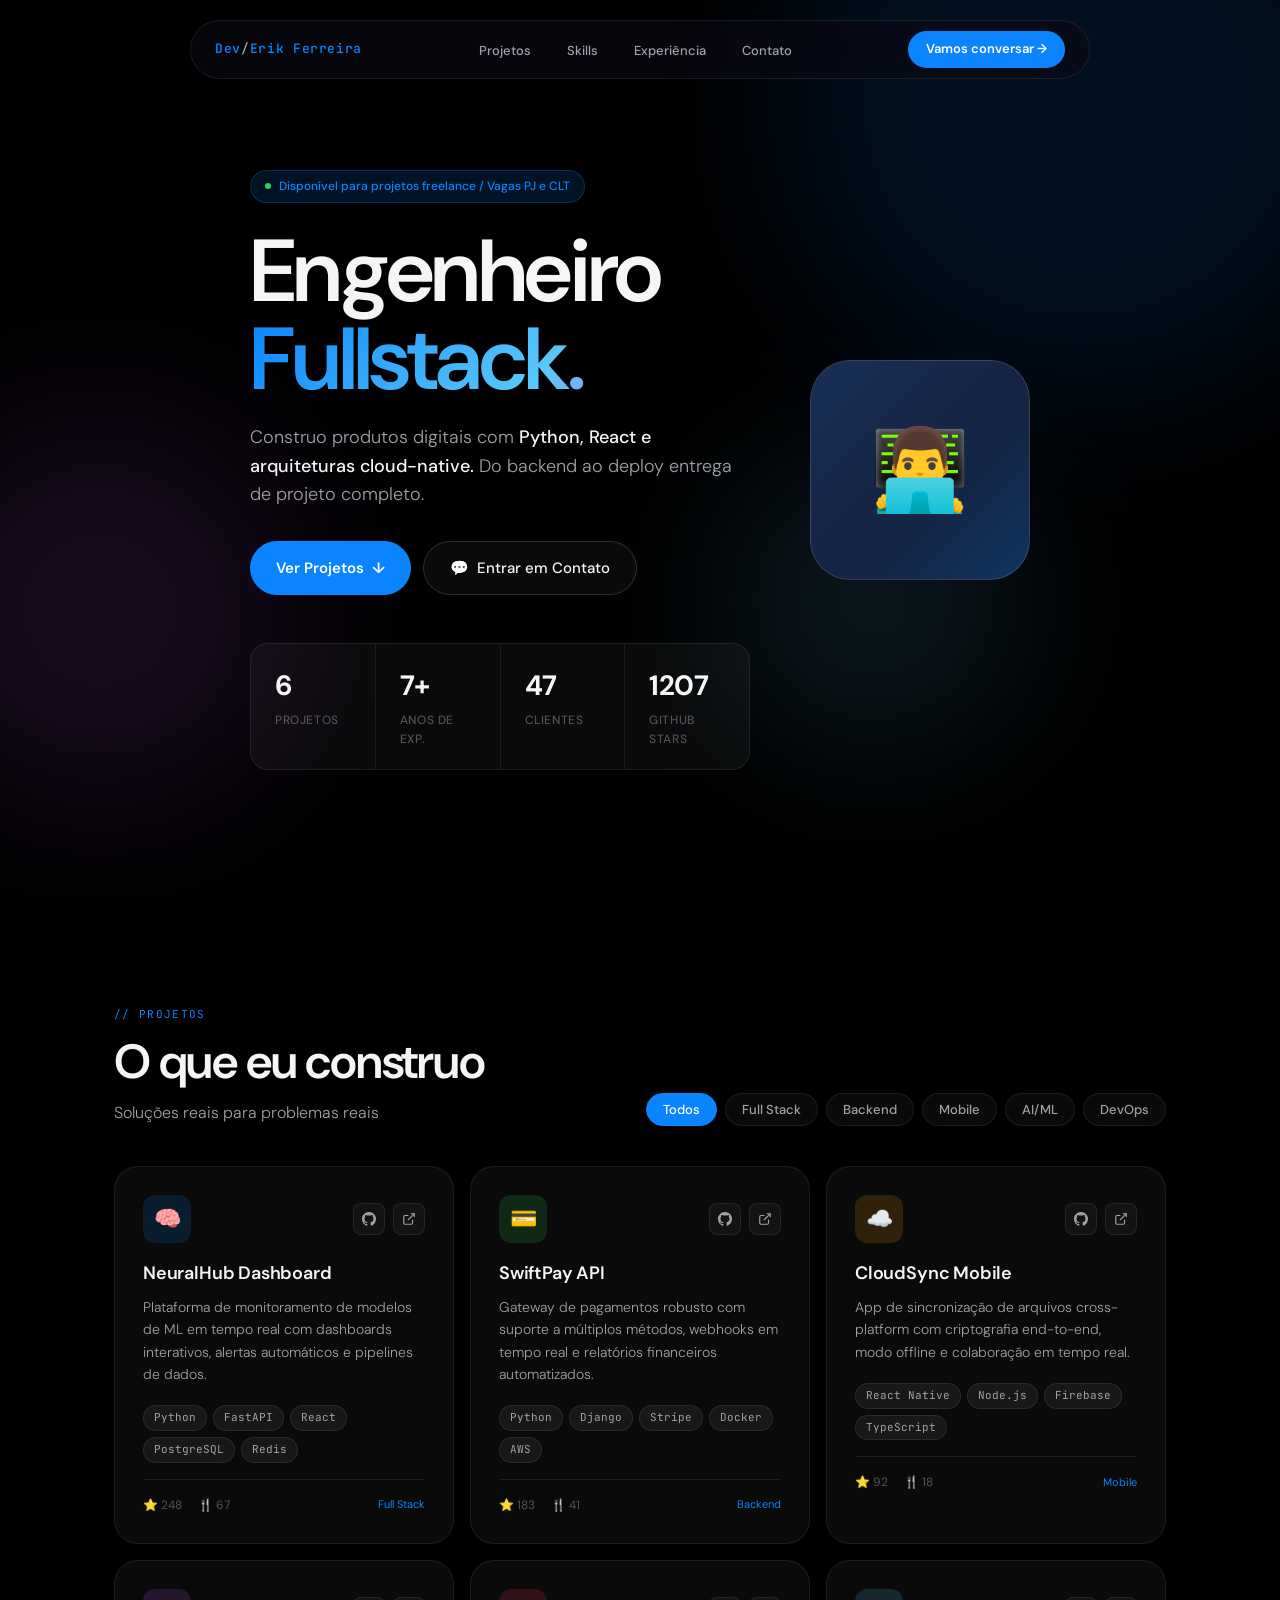
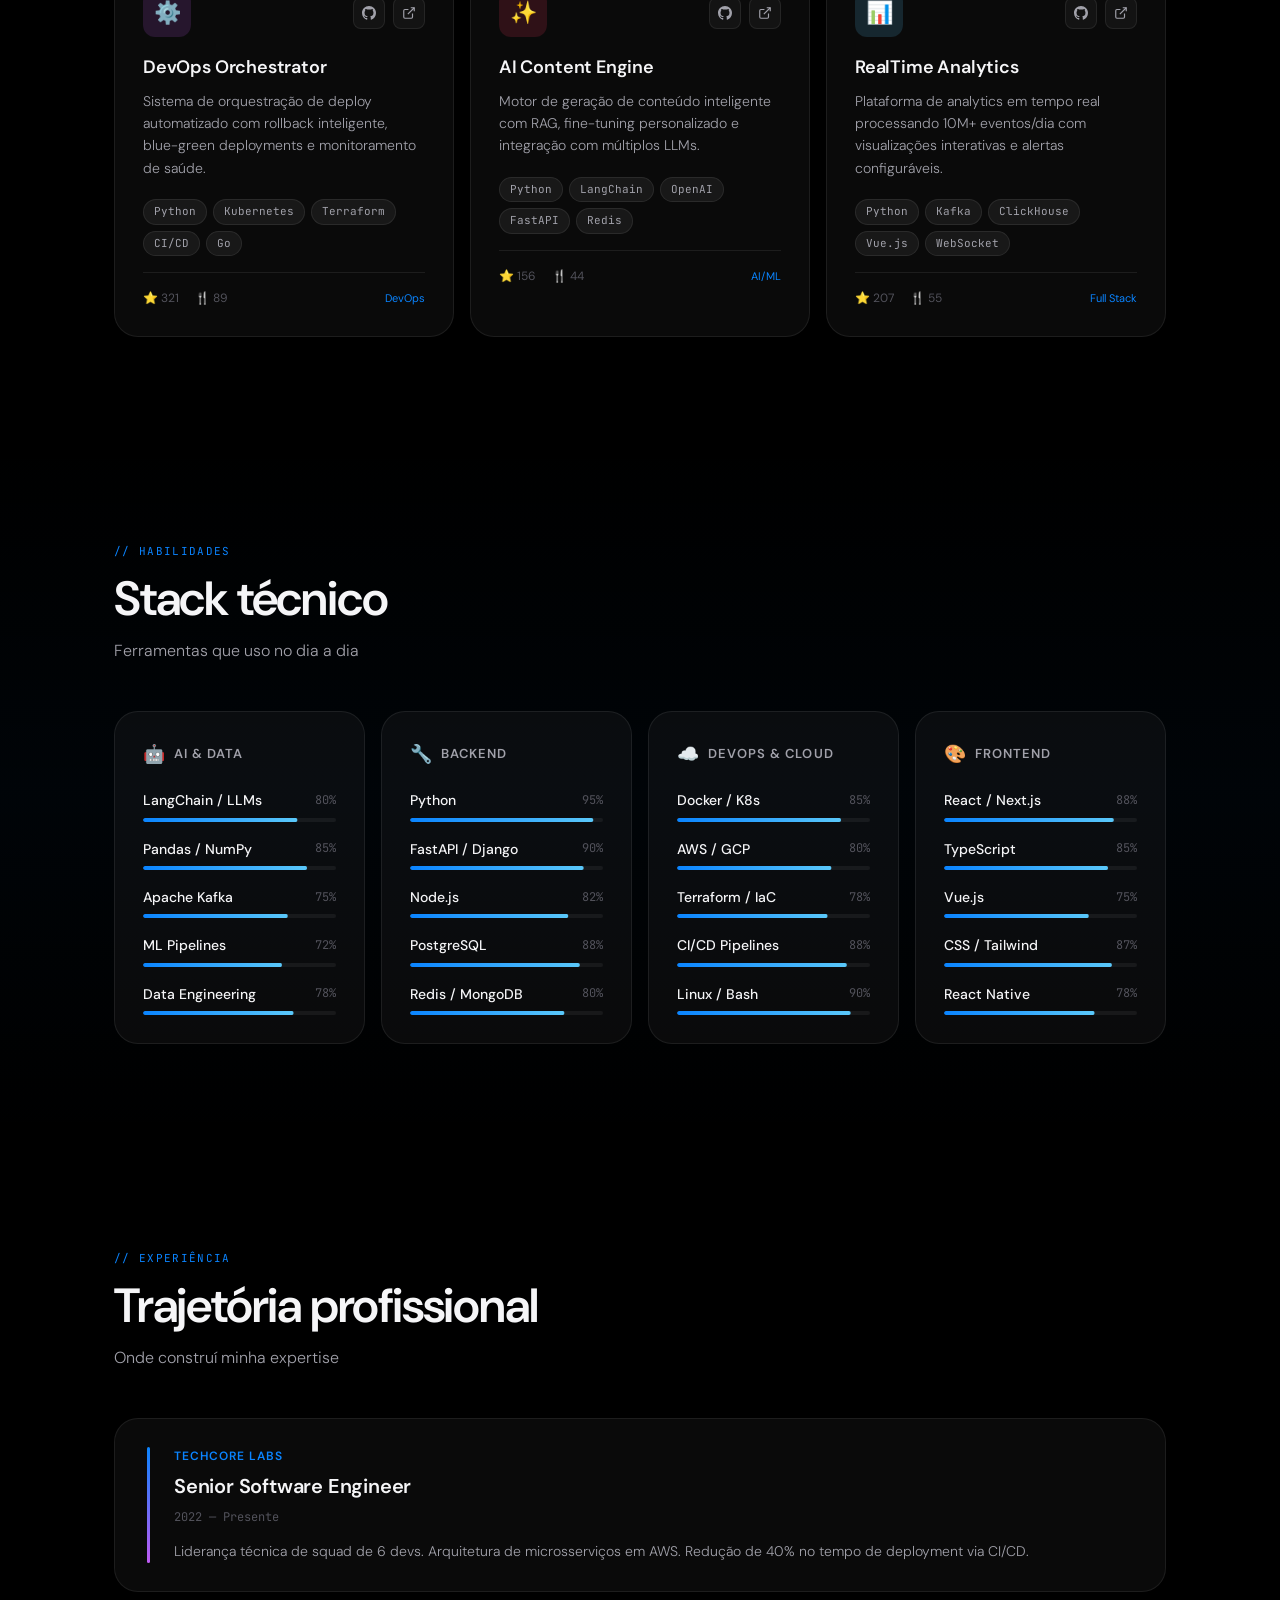
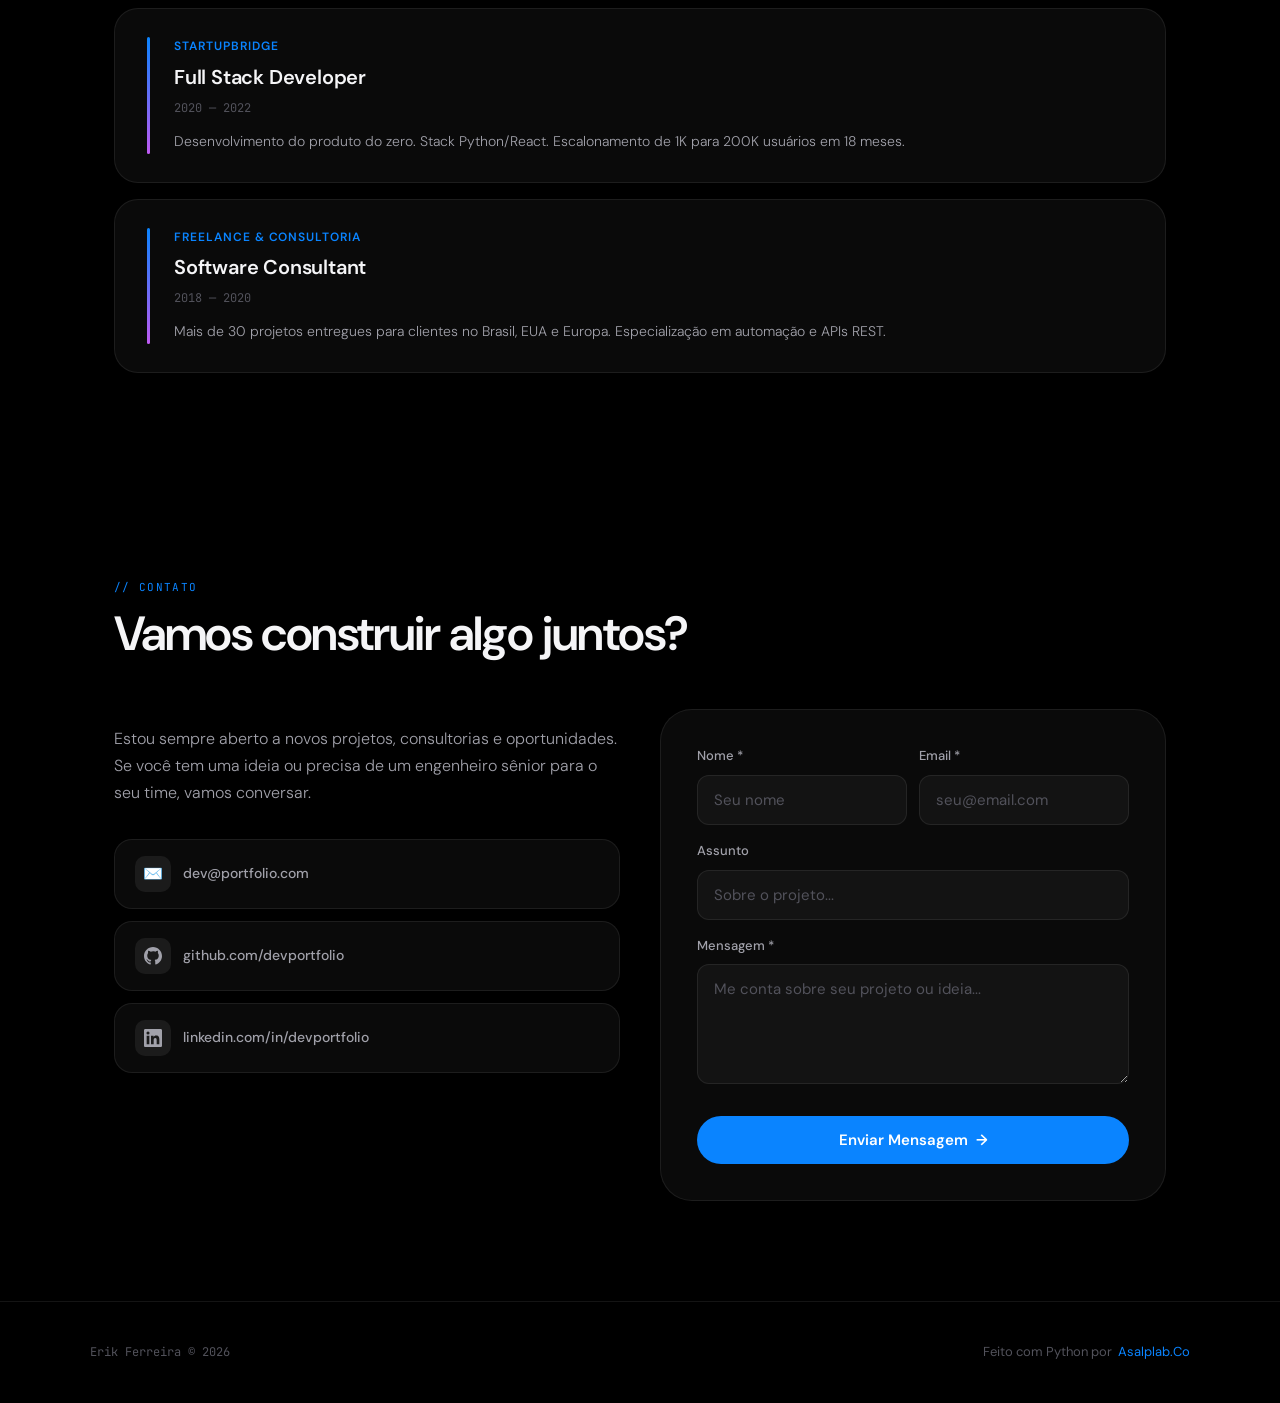
<file: portfolio.html>
<!DOCTYPE html>
<html lang="pt-BR">
<head>
  <meta charset="UTF-8" />
  <meta name="viewport" content="width=device-width, initial-scale=1.0" />
  <title>Erik Ferreira </title>
  <meta name="description" content="Engenheiro de Software Fullstack especializado em Python, React e arquiteturas cloud-native." />

  <!-- Fonts -->
  <link rel="preconnect" href="https://fonts.googleapis.com" />
  <link rel="preconnect" href="https://fonts.gstatic.com" crossorigin />
  <link href="https://fonts.googleapis.com/css2?family=SF+Pro+Display:wght@300;400;500;600;700&family=DM+Sans:ital,opsz,wght@0,9..40,300;0,9..40,400;0,9..40,500;0,9..40,600;1,9..40,300&family=JetBrains+Mono:wght@400;500&display=swap" rel="stylesheet" />

  <style>
    /* ═══════════════════════════════════════════════════════
       DESIGN TOKENS — iOS-inspired
    ═══════════════════════════════════════════════════════ */
    :root {
      --bg: #000000;
      --bg-1: #0a0a0f;
      --bg-2: #111118;
      --bg-glass: rgba(255,255,255,0.04);
      --bg-glass-hover: rgba(255,255,255,0.07);
      --border: rgba(255,255,255,0.08);
      --border-bright: rgba(255,255,255,0.14);

      --text: #f5f5f7;
      --text-2: #a1a1aa;
      --text-3: #52525b;

      --blue: #0a84ff;
      --blue-dim: rgba(10,132,255,0.15);
      --blue-glow: rgba(10,132,255,0.4);
      --green: #30d158;
      --orange: #ff9f0a;
      --pink: #ff375f;
      --purple: #bf5af2;
      --teal: #5ac8fa;

      --radius-sm: 12px;
      --radius: 18px;
      --radius-lg: 24px;
      --radius-xl: 32px;

      --blur: blur(24px);
      --transition: 0.3s cubic-bezier(0.25, 0.46, 0.45, 0.94);
    }

    /* ═══════════════════════════════════════════════════════
       RESET & BASE
    ═══════════════════════════════════════════════════════ */
    *, *::before, *::after { box-sizing: border-box; margin: 0; padding: 0; }

    html { scroll-behavior: smooth; }

    body {
      font-family: 'DM Sans', -apple-system, sans-serif;
      background: var(--bg);
      color: var(--text);
      line-height: 1.6;
      overflow-x: hidden;
    }

    a { text-decoration: none; color: inherit; }
    img { display: block; max-width: 100%; }

    /* ═══════════════════════════════════════════════════════
       BACKGROUND ORBS
    ═══════════════════════════════════════════════════════ */
    .bg-orbs {
      position: fixed;
      inset: 0;
      pointer-events: none;
      z-index: 0;
      overflow: hidden;
    }
    .orb {
      position: absolute;
      border-radius: 50%;
      filter: blur(80px);
      opacity: 0.12;
      animation: float 20s ease-in-out infinite;
    }
    .orb-1 { width: 600px; height: 600px; background: var(--blue); top: -200px; right: -100px; animation-delay: 0s; }
    .orb-2 { width: 400px; height: 400px; background: var(--purple); bottom: 10%; left: -100px; animation-delay: -7s; }
    .orb-3 { width: 300px; height: 300px; background: var(--teal); top: 50%; right: 20%; animation-delay: -14s; }

    @keyframes float {
      0%, 100% { transform: translate(0, 0) scale(1); }
      33% { transform: translate(30px, -20px) scale(1.05); }
      66% { transform: translate(-20px, 30px) scale(0.95); }
    }

    /* ═══════════════════════════════════════════════════════
       NAVIGATION
    ═══════════════════════════════════════════════════════ */
    nav {
      position: fixed;
      top: 20px;
      left: 50%;
      transform: translateX(-50%);
      z-index: 1000;
      width: min(90%, 900px);
      background: rgba(10,10,20,0.65);
      backdrop-filter: var(--blur);
      -webkit-backdrop-filter: var(--blur);
      border: 1px solid var(--border);
      border-radius: 50px;
      padding: 10px 24px;
      display: flex;
      align-items: center;
      justify-content: space-between;
      transition: var(--transition);
    }

    .nav-logo {
      font-family: 'JetBrains Mono', monospace;
      font-size: 13px;
      font-weight: 500;
      color: var(--blue);
      letter-spacing: 0.05em;
    }
    .nav-logo span { color: var(--text-2); }

    .nav-links {
      display: flex;
      gap: 8px;
      list-style: none;
    }

    .nav-links a {
      font-size: 13px;
      font-weight: 500;
      color: var(--text-2);
      padding: 6px 14px;
      border-radius: 50px;
      transition: var(--transition);
    }
    .nav-links a:hover {
      color: var(--text);
      background: var(--bg-glass);
    }

    .nav-cta {
      font-size: 13px;
      font-weight: 600;
      color: #fff;
      background: var(--blue);
      padding: 8px 18px;
      border-radius: 50px;
      transition: var(--transition);
      white-space: nowrap;
    }
    .nav-cta:hover {
      background: #1a94ff;
      transform: scale(1.02);
    }

    /* ═══════════════════════════════════════════════════════
       LAYOUT
    ═══════════════════════════════════════════════════════ */
    section {
      position: relative;
      z-index: 1;
    }

    .container {
      max-width: 1100px;
      margin: 0 auto;
      padding: 0 24px;
    }

    /* ═══════════════════════════════════════════════════════
       HERO
    ═══════════════════════════════════════════════════════ */
    #hero {
      min-height: 100vh;
      display: flex;
      align-items: center;
      padding: 120px 24px 80px;
    }

    .hero-inner {
      max-width: 1100px;
      margin: 0 auto;
      display: grid;
      grid-template-columns: 1fr auto;
      align-items: center;
      gap: 60px;
    }

    .hero-badge {
      display: inline-flex;
      align-items: center;
      gap: 8px;
      background: var(--blue-dim);
      border: 1px solid rgba(10,132,255,0.25);
      border-radius: 50px;
      padding: 6px 14px;
      font-size: 12px;
      font-weight: 500;
      color: var(--blue);
      margin-bottom: 24px;
      animation: fadeInUp 0.6s ease both;
    }
    .hero-badge .dot {
      width: 6px; height: 6px;
      border-radius: 50%;
      background: var(--green);
      animation: pulse 2s ease-in-out infinite;
    }

    @keyframes pulse {
      0%, 100% { opacity: 1; transform: scale(1); }
      50% { opacity: 0.5; transform: scale(0.8); }
    }

    .hero-name {
      font-family: 'DM Sans', sans-serif;
      font-size: clamp(52px, 7vw, 88px);
      font-weight: 600;
      line-height: 1.0;
      letter-spacing: -0.03em;
      animation: fadeInUp 0.6s ease 0.1s both;
    }
    .hero-name .line2 {
      display: block;
      background: linear-gradient(135deg, var(--blue) 0%, var(--teal) 60%, var(--purple) 100%);
      -webkit-background-clip: text;
      -webkit-text-fill-color: transparent;
      background-clip: text;
    }

    .hero-subtitle {
      font-size: 18px;
      color: var(--text-2);
      margin: 20px 0 32px;
      max-width: 500px;
      font-weight: 300;
      animation: fadeInUp 0.6s ease 0.2s both;
    }
    .hero-subtitle strong { color: var(--text); font-weight: 500; }

    .hero-actions {
      display: flex;
      gap: 12px;
      flex-wrap: wrap;
      animation: fadeInUp 0.6s ease 0.3s both;
    }

    .btn-primary {
      display: inline-flex;
      align-items: center;
      gap: 8px;
      background: var(--blue);
      color: #fff;
      font-size: 15px;
      font-weight: 600;
      padding: 14px 26px;
      border-radius: 50px;
      transition: var(--transition);
      cursor: pointer;
      border: none;
      font-family: inherit;
    }
    .btn-primary:hover { background: #1a94ff; transform: translateY(-1px) scale(1.01); box-shadow: 0 8px 32px var(--blue-glow); }
    .btn-primary:active { transform: scale(0.98); }

    .btn-secondary {
      display: inline-flex;
      align-items: center;
      gap: 8px;
      background: var(--bg-glass);
      color: var(--text);
      font-size: 15px;
      font-weight: 500;
      padding: 14px 26px;
      border-radius: 50px;
      border: 1px solid var(--border-bright);
      transition: var(--transition);
      cursor: pointer;
      font-family: inherit;
      backdrop-filter: var(--blur);
    }
    .btn-secondary:hover { background: var(--bg-glass-hover); transform: translateY(-1px); }

    /* Avatar */
    .hero-avatar-wrap {
      flex-shrink: 0;
      animation: fadeInUp 0.6s ease 0.15s both;
    }
    .hero-avatar {
      width: 220px;
      height: 220px;
      border-radius: 40px;
      background: linear-gradient(135deg, #1a1a2e 0%, #16213e 50%, #0f3460 100%);
      border: 1px solid var(--border-bright);
      display: flex;
      align-items: center;
      justify-content: center;
      font-size: 80px;
      position: relative;
      overflow: hidden;
    }
    .hero-avatar::before {
      content: '';
      position: absolute;
      inset: 0;
      background: linear-gradient(135deg, rgba(10,132,255,0.2) 0%, transparent 60%);
    }
    .hero-avatar-emoji { position: relative; z-index: 1; user-select: none; }

    /* Stats bar */
    .hero-stats {
      display: flex;
      gap: 0;
      margin-top: 48px;
      background: var(--bg-glass);
      border: 1px solid var(--border);
      border-radius: var(--radius);
      overflow: hidden;
      animation: fadeInUp 0.6s ease 0.4s both;
    }
    .stat-item {
      flex: 1;
      padding: 20px 24px;
      border-right: 1px solid var(--border);
      transition: var(--transition);
    }
    .stat-item:last-child { border-right: none; }
    .stat-item:hover { background: var(--bg-glass-hover); }
    .stat-num {
      font-size: 28px;
      font-weight: 700;
      color: var(--text);
      letter-spacing: -0.02em;
      font-family: 'DM Sans', sans-serif;
    }
    .stat-label {
      font-size: 12px;
      color: var(--text-3);
      margin-top: 2px;
      font-weight: 500;
      text-transform: uppercase;
      letter-spacing: 0.05em;
    }

    /* ═══════════════════════════════════════════════════════
       SECTION HEADER
    ═══════════════════════════════════════════════════════ */
    .section-tag {
      display: inline-block;
      font-family: 'JetBrains Mono', monospace;
      font-size: 11px;
      color: var(--blue);
      letter-spacing: 0.12em;
      text-transform: uppercase;
      margin-bottom: 12px;
    }
    .section-title {
      font-size: clamp(32px, 4vw, 48px);
      font-weight: 600;
      letter-spacing: -0.025em;
      line-height: 1.1;
    }
    .section-sub {
      color: var(--text-2);
      margin-top: 12px;
      font-size: 16px;
      font-weight: 300;
    }

    /* ═══════════════════════════════════════════════════════
       PROJECTS SECTION
    ═══════════════════════════════════════════════════════ */
    #projects { padding: 100px 0; }

    .section-head {
      display: flex;
      align-items: flex-end;
      justify-content: space-between;
      margin-bottom: 40px;
      gap: 20px;
      flex-wrap: wrap;
    }

    .filter-tabs {
      display: flex;
      gap: 8px;
      flex-wrap: wrap;
    }
    .filter-tab {
      font-size: 13px;
      font-weight: 500;
      color: var(--text-2);
      background: var(--bg-glass);
      border: 1px solid var(--border);
      border-radius: 50px;
      padding: 7px 16px;
      cursor: pointer;
      transition: var(--transition);
      font-family: inherit;
    }
    .filter-tab:hover { color: var(--text); border-color: var(--border-bright); }
    .filter-tab.active {
      background: var(--blue);
      color: #fff;
      border-color: var(--blue);
    }

    .projects-grid {
      display: grid;
      grid-template-columns: repeat(auto-fill, minmax(320px, 1fr));
      gap: 16px;
    }

    .project-card {
      background: var(--bg-glass);
      border: 1px solid var(--border);
      border-radius: var(--radius-lg);
      padding: 28px;
      transition: var(--transition);
      cursor: pointer;
      position: relative;
      overflow: hidden;
      animation: fadeInUp 0.4s ease both;
    }
    .project-card::before {
      content: '';
      position: absolute;
      inset: 0;
      background: linear-gradient(135deg, var(--blue-dim) 0%, transparent 50%);
      opacity: 0;
      transition: var(--transition);
    }
    .project-card:hover {
      border-color: var(--border-bright);
      transform: translateY(-4px);
      box-shadow: 0 20px 60px rgba(0,0,0,0.4);
    }
    .project-card:hover::before { opacity: 1; }

    .project-card-header {
      display: flex;
      align-items: center;
      justify-content: space-between;
      margin-bottom: 16px;
    }

    .project-icon {
      width: 48px; height: 48px;
      border-radius: 12px;
      display: flex;
      align-items: center;
      justify-content: center;
      font-size: 22px;
      position: relative;
      z-index: 1;
    }

    .project-links { display: flex; gap: 8px; position: relative; z-index: 1; }
    .project-link {
      width: 32px; height: 32px;
      border-radius: 8px;
      background: var(--bg-glass);
      border: 1px solid var(--border);
      display: flex;
      align-items: center;
      justify-content: center;
      color: var(--text-2);
      font-size: 14px;
      transition: var(--transition);
    }
    .project-link:hover { background: var(--bg-glass-hover); color: var(--text); }

    .project-title {
      font-size: 18px;
      font-weight: 600;
      margin-bottom: 8px;
      position: relative;
      z-index: 1;
      letter-spacing: -0.01em;
    }

    .project-desc {
      font-size: 14px;
      color: var(--text-2);
      line-height: 1.6;
      margin-bottom: 20px;
      font-weight: 300;
      position: relative;
      z-index: 1;
    }

    .project-tags {
      display: flex;
      flex-wrap: wrap;
      gap: 6px;
      position: relative;
      z-index: 1;
    }
    .tag {
      font-family: 'JetBrains Mono', monospace;
      font-size: 11px;
      background: rgba(255,255,255,0.06);
      border: 1px solid var(--border);
      color: var(--text-2);
      padding: 3px 10px;
      border-radius: 50px;
    }

    .project-metrics {
      display: flex;
      gap: 16px;
      margin-top: 16px;
      padding-top: 16px;
      border-top: 1px solid var(--border);
      position: relative;
      z-index: 1;
    }
    .metric {
      display: flex;
      align-items: center;
      gap: 4px;
      font-size: 12px;
      color: var(--text-3);
    }

    /* Project icons colors */
    .icon-blue { background: rgba(10,132,255,0.15); }
    .icon-green { background: rgba(48,209,88,0.15); }
    .icon-orange { background: rgba(255,159,10,0.15); }
    .icon-purple { background: rgba(191,90,242,0.15); }
    .icon-pink { background: rgba(255,55,95,0.15); }
    .icon-teal { background: rgba(90,200,250,0.15); }

    /* ═══════════════════════════════════════════════════════
       SKILLS SECTION
    ═══════════════════════════════════════════════════════ */
    #skills { padding: 100px 0; background: linear-gradient(180deg, transparent 0%, rgba(10,132,255,0.03) 50%, transparent 100%); }

    .skills-grid {
      display: grid;
      grid-template-columns: repeat(auto-fill, minmax(240px, 1fr));
      gap: 16px;
    }

    .skill-category {
      background: var(--bg-glass);
      border: 1px solid var(--border);
      border-radius: var(--radius-lg);
      padding: 28px;
      transition: var(--transition);
    }
    .skill-category:hover { border-color: var(--border-bright); }

    .skill-cat-title {
      font-size: 13px;
      font-weight: 600;
      color: var(--text-2);
      text-transform: uppercase;
      letter-spacing: 0.08em;
      margin-bottom: 20px;
      display: flex;
      align-items: center;
      gap: 8px;
    }
    .skill-cat-icon { font-size: 18px; }

    .skill-item { margin-bottom: 16px; }
    .skill-item:last-child { margin-bottom: 0; }

    .skill-info {
      display: flex;
      justify-content: space-between;
      align-items: center;
      margin-bottom: 6px;
    }
    .skill-name { font-size: 14px; font-weight: 500; }
    .skill-pct { font-size: 12px; color: var(--text-3); font-family: 'JetBrains Mono', monospace; }

    .skill-bar {
      height: 4px;
      background: rgba(255,255,255,0.06);
      border-radius: 4px;
      overflow: hidden;
    }
    .skill-fill {
      height: 100%;
      border-radius: 4px;
      background: linear-gradient(90deg, var(--blue) 0%, var(--teal) 100%);
      transform: scaleX(0);
      transform-origin: left;
      transition: transform 1s cubic-bezier(0.25, 0.46, 0.45, 0.94);
    }
    .skill-fill.animated { transform: scaleX(1); }

    /* ═══════════════════════════════════════════════════════
       EXPERIENCE
    ═══════════════════════════════════════════════════════ */
    #experience { padding: 100px 0; }

    .experience-list { display: flex; flex-direction: column; gap: 16px; }

    .exp-card {
      background: var(--bg-glass);
      border: 1px solid var(--border);
      border-radius: var(--radius-lg);
      padding: 28px 32px;
      display: grid;
      grid-template-columns: auto 1fr;
      gap: 24px;
      align-items: start;
      transition: var(--transition);
    }
    .exp-card:hover { border-color: var(--border-bright); transform: translateX(4px); }

    .exp-indicator {
      width: 3px;
      border-radius: 4px;
      align-self: stretch;
      min-height: 60px;
      background: linear-gradient(180deg, var(--blue) 0%, var(--purple) 100%);
    }

    .exp-company {
      font-size: 12px;
      font-weight: 600;
      color: var(--blue);
      text-transform: uppercase;
      letter-spacing: 0.08em;
      margin-bottom: 4px;
    }
    .exp-role {
      font-size: 20px;
      font-weight: 600;
      letter-spacing: -0.01em;
      margin-bottom: 6px;
    }
    .exp-period {
      font-family: 'JetBrains Mono', monospace;
      font-size: 12px;
      color: var(--text-3);
      margin-bottom: 12px;
    }
    .exp-desc { font-size: 14px; color: var(--text-2); line-height: 1.7; font-weight: 300; }

    /* ═══════════════════════════════════════════════════════
       CONTACT
    ═══════════════════════════════════════════════════════ */
    #contact { padding: 100px 0; }

    .contact-wrap {
      display: grid;
      grid-template-columns: 1fr 1fr;
      gap: 40px;
      align-items: start;
    }

    .contact-info p {
      color: var(--text-2);
      font-size: 16px;
      line-height: 1.7;
      margin-top: 16px;
      font-weight: 300;
    }

    .contact-links { display: flex; flex-direction: column; gap: 12px; margin-top: 32px; }
    .contact-link-item {
      display: flex;
      align-items: center;
      gap: 12px;
      padding: 16px 20px;
      background: var(--bg-glass);
      border: 1px solid var(--border);
      border-radius: var(--radius);
      transition: var(--transition);
      color: var(--text-2);
      font-size: 14px;
      font-weight: 500;
    }
    .contact-link-item:hover { border-color: var(--border-bright); color: var(--text); transform: translateX(4px); }
    .contact-link-icon {
      width: 36px; height: 36px;
      border-radius: 10px;
      background: var(--bg-glass-hover);
      display: flex;
      align-items: center;
      justify-content: center;
      font-size: 16px;
    }

    /* Form */
    .contact-form {
      background: var(--bg-glass);
      border: 1px solid var(--border);
      border-radius: var(--radius-xl);
      padding: 36px;
    }

    .form-group { margin-bottom: 16px; }
    .form-group label {
      display: block;
      font-size: 13px;
      font-weight: 500;
      color: var(--text-2);
      margin-bottom: 8px;
    }
    .form-input {
      width: 100%;
      background: rgba(255,255,255,0.04);
      border: 1px solid var(--border);
      border-radius: var(--radius-sm);
      padding: 14px 16px;
      color: var(--text);
      font-size: 15px;
      font-family: inherit;
      transition: var(--transition);
      outline: none;
    }
    .form-input::placeholder { color: var(--text-3); }
    .form-input:focus {
      border-color: var(--blue);
      box-shadow: 0 0 0 3px var(--blue-dim);
    }
    textarea.form-input { resize: vertical; min-height: 120px; }

    .form-row { display: grid; grid-template-columns: 1fr 1fr; gap: 12px; }

    .form-submit {
      width: 100%;
      margin-top: 8px;
      justify-content: center;
      font-size: 15px;
    }

    .form-status {
      margin-top: 12px;
      padding: 12px 16px;
      border-radius: var(--radius-sm);
      font-size: 14px;
      font-weight: 500;
      display: none;
    }
    .form-status.success { background: rgba(48,209,88,0.1); border: 1px solid rgba(48,209,88,0.25); color: var(--green); display: block; }
    .form-status.error { background: rgba(255,55,95,0.1); border: 1px solid rgba(255,55,95,0.25); color: var(--pink); display: block; }

    /* ═══════════════════════════════════════════════════════
       FOOTER
    ═══════════════════════════════════════════════════════ */
    footer {
      padding: 40px 24px;
      border-top: 1px solid var(--border);
      position: relative;
      z-index: 1;
    }
    .footer-inner {
      max-width: 1100px;
      margin: 0 auto;
      display: flex;
      align-items: center;
      justify-content: space-between;
      flex-wrap: wrap;
      gap: 16px;
    }
    .footer-left {
      font-family: 'JetBrains Mono', monospace;
      font-size: 12px;
      color: var(--text-3);
    }
    .footer-right {
      font-size: 13px;
      color: var(--text-3);
      display: flex;
      align-items: center;
      gap: 6px;
    }
    .footer-right a { color: var(--blue); }

    /* ═══════════════════════════════════════════════════════
       LOADING SPINNER
    ═══════════════════════════════════════════════════════ */
    .spinner {
      width: 18px; height: 18px;
      border: 2px solid rgba(255,255,255,0.3);
      border-top-color: #fff;
      border-radius: 50%;
      animation: spin 0.6s linear infinite;
      display: none;
    }
    @keyframes spin { to { transform: rotate(360deg); } }

    /* ═══════════════════════════════════════════════════════
       ANIMATIONS
    ═══════════════════════════════════════════════════════ */
    @keyframes fadeInUp {
      from { opacity: 0; transform: translateY(20px); }
      to { opacity: 1; transform: translateY(0); }
    }

    .reveal {
      opacity: 0;
      transform: translateY(24px);
      transition: opacity 0.6s ease, transform 0.6s ease;
    }
    .reveal.visible {
      opacity: 1;
      transform: translateY(0);
    }

    /* ═══════════════════════════════════════════════════════
       SCROLLBAR
    ═══════════════════════════════════════════════════════ */
    ::-webkit-scrollbar { width: 6px; }
    ::-webkit-scrollbar-track { background: var(--bg-1); }
    ::-webkit-scrollbar-thumb { background: var(--border-bright); border-radius: 3px; }

    /* ═══════════════════════════════════════════════════════
       RESPONSIVE
    ═══════════════════════════════════════════════════════ */
    @media (max-width: 768px) {
      nav { width: 95%; padding: 10px 16px; }
      .nav-links { display: none; }

      .hero-inner { grid-template-columns: 1fr; text-align: center; gap: 30px; }
      .hero-avatar-wrap { order: -1; margin: 0 auto; }
      .hero-actions { justify-content: center; }
      .hero-subtitle { margin: 20px auto 32px; }
      .hero-stats { flex-direction: column; }
      .stat-item { border-right: none; border-bottom: 1px solid var(--border); }
      .stat-item:last-child { border-bottom: none; }

      .section-head { flex-direction: column; align-items: flex-start; }
      .contact-wrap { grid-template-columns: 1fr; }
      .form-row { grid-template-columns: 1fr; }

      .hero-avatar { width: 160px; height: 160px; border-radius: 32px; font-size: 60px; }
    }

    /* ═══════════════════════════════════════════════════════
       TOAST
    ═══════════════════════════════════════════════════════ */
    .toast {
      position: fixed;
      bottom: 32px;
      right: 32px;
      z-index: 9999;
      background: rgba(20, 20, 30, 0.92);
      backdrop-filter: var(--blur);
      border: 1px solid var(--border-bright);
      border-radius: var(--radius);
      padding: 16px 20px;
      font-size: 14px;
      font-weight: 500;
      color: var(--text);
      transform: translateY(100px);
      opacity: 0;
      transition: all 0.4s cubic-bezier(0.25, 0.46, 0.45, 0.94);
      max-width: 320px;
      display: flex;
      align-items: center;
      gap: 10px;
    }
    .toast.show { transform: translateY(0); opacity: 1; }
    .toast.success { border-color: rgba(48,209,88,0.4); }
    .toast.error { border-color: rgba(255,55,95,0.4); }
  </style>

<script>
// ─── MOCK API (standalone mode) ──────────────────
const MOCK_DATA = {
  projects: {"count": 6, "projects": [{"category": "Full Stack", "demo": "https://demo.example.com", "description": "Plataforma de monitoramento de modelos de ML em tempo real com dashboards interativos, alertas autom\u00e1ticos e pipelines de dados.", "featured": true, "github": "https://github.com", "id": 1, "image": "project1", "metrics": {"forks": 67, "stars": 248}, "tags": ["Python", "FastAPI", "React", "PostgreSQL", "Redis"], "title": "NeuralHub Dashboard"}, {"category": "Backend", "demo": "https://demo.example.com", "description": "Gateway de pagamentos robusto com suporte a m\u00faltiplos m\u00e9todos, webhooks em tempo real e relat\u00f3rios financeiros automatizados.", "featured": true, "github": "https://github.com", "id": 2, "image": "project2", "metrics": {"forks": 41, "stars": 183}, "tags": ["Python", "Django", "Stripe", "Docker", "AWS"], "title": "SwiftPay API"}, {"category": "Mobile", "demo": "https://demo.example.com", "description": "App de sincroniza\u00e7\u00e3o de arquivos cross-platform com criptografia end-to-end, modo offline e colabora\u00e7\u00e3o em tempo real.", "featured": false, "github": "https://github.com", "id": 3, "image": "project3", "metrics": {"forks": 18, "stars": 92}, "tags": ["React Native", "Node.js", "Firebase", "TypeScript"], "title": "CloudSync Mobile"}, {"category": "DevOps", "demo": "https://demo.example.com", "description": "Sistema de orquestra\u00e7\u00e3o de deploy automatizado com rollback inteligente, blue-green deployments e monitoramento de sa\u00fade.", "featured": true, "github": "https://github.com", "id": 4, "image": "project4", "metrics": {"forks": 89, "stars": 321}, "tags": ["Python", "Kubernetes", "Terraform", "CI/CD", "Go"], "title": "DevOps Orchestrator"}, {"category": "AI/ML", "demo": "https://demo.example.com", "description": "Motor de gera\u00e7\u00e3o de conte\u00fado inteligente com RAG, fine-tuning personalizado e integra\u00e7\u00e3o com m\u00faltiplos LLMs.", "featured": false, "github": "https://github.com", "id": 5, "image": "project5", "metrics": {"forks": 44, "stars": 156}, "tags": ["Python", "LangChain", "OpenAI", "FastAPI", "Redis"], "title": "AI Content Engine"}, {"category": "Full Stack", "demo": "https://demo.example.com", "description": "Plataforma de analytics em tempo real processando 10M+ eventos/dia com visualiza\u00e7\u00f5es interativas e alertas configur\u00e1veis.", "featured": false, "github": "https://github.com", "id": 6, "image": "project6", "metrics": {"forks": 55, "stars": 207}, "tags": ["Python", "Kafka", "ClickHouse", "Vue.js", "WebSocket"], "title": "RealTime Analytics"}], "success": true},
  skills: {"skills": {"AI & Data": [{"level": 80, "name": "LangChain / LLMs"}, {"level": 85, "name": "Pandas / NumPy"}, {"level": 75, "name": "Apache Kafka"}, {"level": 72, "name": "ML Pipelines"}, {"level": 78, "name": "Data Engineering"}], "Backend": [{"level": 95, "name": "Python"}, {"level": 90, "name": "FastAPI / Django"}, {"level": 82, "name": "Node.js"}, {"level": 88, "name": "PostgreSQL"}, {"level": 80, "name": "Redis / MongoDB"}], "DevOps & Cloud": [{"level": 85, "name": "Docker / K8s"}, {"level": 80, "name": "AWS / GCP"}, {"level": 78, "name": "Terraform / IaC"}, {"level": 88, "name": "CI/CD Pipelines"}, {"level": 90, "name": "Linux / Bash"}], "Frontend": [{"level": 88, "name": "React / Next.js"}, {"level": 85, "name": "TypeScript"}, {"level": 75, "name": "Vue.js"}, {"level": 87, "name": "CSS / Tailwind"}, {"level": 78, "name": "React Native"}]}, "success": true},
  experience: {"experience": [{"company": "TechCore Labs", "description": "Lideran\u00e7a t\u00e9cnica de squad de 6 devs. Arquitetura de microsservi\u00e7os em AWS. Redu\u00e7\u00e3o de 40% no tempo de deployment via CI/CD.", "period": "2022 \u2014 Presente", "role": "Senior Software Engineer", "type": "fulltime"}, {"company": "StartupBridge", "description": "Desenvolvimento do produto do zero. Stack Python/React. Escalonamento de 1K para 200K usu\u00e1rios em 18 meses.", "period": "2020 \u2014 2022", "role": "Full Stack Developer", "type": "fulltime"}, {"company": "Freelance & Consultoria", "description": "Mais de 30 projetos entregues para clientes no Brasil, EUA e Europa. Especializa\u00e7\u00e3o em automa\u00e7\u00e3o e APIs REST.", "period": "2018 \u2014 2020", "role": "Software Consultant", "type": "freelance"}], "success": true},
  stats: {"stats": {"clients": 47, "github_stars": 1207, "messages_received": 0, "projects": 6, "years_experience": 7}, "success": true}
};

const originalFetch = window.fetch;
window.fetch = function(url, opts) {
  const path = url.replace(window.location.origin, '');
  
  if (path === '/api/stats') return Promise.resolve({ json: () => Promise.resolve(MOCK_DATA.stats) });
  if (path.startsWith('/api/projects') && !path.match(/\/api\/projects\/\d/)) {
    const urlObj = new URL(url, window.location.href);
    const cat = urlObj.searchParams.get('category');
    let projs = MOCK_DATA.projects.projects;
    if (cat && cat !== 'all') projs = projs.filter(p => p.category.toLowerCase() === cat.toLowerCase());
    return Promise.resolve({ json: () => Promise.resolve({ success: true, count: projs.length, projects: projs }) });
  }
  if (path === '/api/skills') return Promise.resolve({ json: () => Promise.resolve(MOCK_DATA.skills) });
  if (path === '/api/experience') return Promise.resolve({ json: () => Promise.resolve(MOCK_DATA.experience) });
  if (path === '/api/contact' && opts && opts.method === 'POST') {
    const body = JSON.parse(opts.body);
    if (!body.name || !body.email || !body.message) {
      return Promise.resolve({ json: () => Promise.resolve({ success: false, error: 'Nome, email e mensagem são obrigatórios' }) });
    }
    return Promise.resolve({ json: () => Promise.resolve({ success: true, message: 'Mensagem recebida! Entrarei em contato em breve, ' + body.name + '. 🚀' }) });
  }
  return originalFetch(url, opts);
};
</script>
</head>
<body>
  <!-- Background -->
  <div class="bg-orbs">
    <div class="orb orb-1"></div>
    <div class="orb orb-2"></div>
    <div class="orb orb-3"></div>
  </div>

  <!-- Navigation -->
  <nav id="navbar">
    <div class="nav-logo">Dev<span>/</span>Erik Ferreira</div>
    <ul class="nav-links">
      <li><a href="#projects">Projetos</a></li>
      <li><a href="#skills">Skills</a></li>
      <li><a href="#experience">Experiência</a></li>
      <li><a href="#contact">Contato</a></li>
    </ul>
    <a href="#contact" class="nav-cta">Vamos conversar →</a>
  </nav>

  <!-- ═══════════════ HERO ═══════════════ -->
  <section id="hero">
    <div class="hero-inner">
      <div class="hero-content">
        <div class="hero-badge">
          <span class="dot"></span>
          Disponível para projetos freelance / Vagas PJ e CLT
        </div>

        <h1 class="hero-name">
          Engenheiro
          <span class="line2">Fullstack.</span>
        </h1>

        <p class="hero-subtitle">
          Construo produtos digitais com
          <strong>Python, React e arquiteturas cloud-native.</strong>
          Do backend ao deploy entrega de projeto completo.
        </p>

        <div class="hero-actions">
          <a href="#projects" class="btn-primary">
            <span>Ver Projetos</span>
            <span>↓</span>
          </a>
          <a href="#contact" class="btn-secondary">
            <span>💬</span>
            <span>Entrar em Contato</span>
          </a>
        </div>

        <!-- Stats carregados via API -->
        <div class="hero-stats" id="hero-stats">
          <div class="stat-item">
            <div class="stat-num" id="stat-projects">—</div>
            <div class="stat-label">Projetos</div>
          </div>
          <div class="stat-item">
            <div class="stat-num" id="stat-years">7+</div>
            <div class="stat-label">Anos de Exp.</div>
          </div>
          <div class="stat-item">
            <div class="stat-num" id="stat-clients">—</div>
            <div class="stat-label">Clientes</div>
          </div>
          <div class="stat-item">
            <div class="stat-num" id="stat-stars">—</div>
            <div class="stat-label">GitHub Stars</div>
          </div>
        </div>
      </div>

      <div class="hero-avatar-wrap">
        <div class="hero-avatar">
          <span class="hero-avatar-emoji">👨‍💻</span>
        </div>
      </div>
    </div>
  </section>

  <!-- ═══════════════ PROJECTS ═══════════════ -->
  <section id="projects">
    <div class="container">
      <div class="section-head">
        <div>
          <div class="section-tag reveal">// projetos</div>
          <h2 class="section-title reveal">O que eu construo</h2>
          <p class="section-sub reveal">Soluções reais para problemas reais</p>
        </div>
        <div class="filter-tabs" id="filter-tabs">
          <button class="filter-tab active" data-filter="all">Todos</button>
          <button class="filter-tab" data-filter="Full Stack">Full Stack</button>
          <button class="filter-tab" data-filter="Backend">Backend</button>
          <button class="filter-tab" data-filter="Mobile">Mobile</button>
          <button class="filter-tab" data-filter="AI/ML">AI/ML</button>
          <button class="filter-tab" data-filter="DevOps">DevOps</button>
        </div>
      </div>

      <div class="projects-grid" id="projects-grid">
        <!-- Populated by JS -->
        <div style="color: var(--text-3); font-size:14px; padding: 20px; grid-column: 1/-1;">Carregando projetos...</div>
      </div>
    </div>
  </section>

  <!-- ═══════════════ SKILLS ═══════════════ -->
  <section id="skills">
    <div class="container">
      <div class="section-tag reveal">// habilidades</div>
      <h2 class="section-title reveal">Stack técnico</h2>
      <p class="section-sub reveal" style="margin-bottom:48px">Ferramentas que uso no dia a dia</p>

      <div class="skills-grid" id="skills-grid">
        <!-- Populated by JS -->
      </div>
    </div>
  </section>

  <!-- ═══════════════ EXPERIENCE ═══════════════ -->
  <section id="experience">
    <div class="container">
      <div class="section-tag reveal">// experiência</div>
      <h2 class="section-title reveal">Trajetória profissional</h2>
      <p class="section-sub reveal" style="margin-bottom:48px">Onde construí minha expertise</p>

      <div class="experience-list" id="experience-list">
        <!-- Populated by JS -->
      </div>
    </div>
  </section>

  <!-- ═══════════════ CONTACT ═══════════════ -->
  <section id="contact">
    <div class="container">
      <div class="section-tag reveal">// contato</div>
      <h2 class="section-title reveal">Vamos construir algo juntos?</h2>

      <div class="contact-wrap" style="margin-top: 48px;">
        <div class="contact-info reveal">
          <p>Estou sempre aberto a novos projetos, consultorias e oportunidades. Se você tem uma ideia ou precisa de um engenheiro sênior para o seu time, vamos conversar.</p>

          <div class="contact-links">
            <a href="mailto:dev@portfolio.com" class="contact-link-item">
              <div class="contact-link-icon">✉️</div>
              <span>dev@portfolio.com</span>
            </a>
            <a href="https://github.com" target="_blank" class="contact-link-item">
              <div class="contact-link-icon">
                <svg width="18" height="18" viewBox="0 0 24 24" fill="currentColor"><path d="M12 0C5.374 0 0 5.373 0 12c0 5.302 3.438 9.8 8.207 11.387.599.111.793-.261.793-.577v-2.234c-3.338.726-4.033-1.416-4.033-1.416-.546-1.387-1.333-1.756-1.333-1.756-1.089-.745.083-.729.083-.729 1.205.084 1.839 1.237 1.839 1.237 1.07 1.834 2.807 1.304 3.492.997.107-.775.418-1.305.762-1.604-2.665-.305-5.467-1.334-5.467-5.931 0-1.311.469-2.381 1.236-3.221-.124-.303-.535-1.524.117-3.176 0 0 1.008-.322 3.301 1.23A11.509 11.509 0 0112 5.803c1.02.005 2.047.138 3.006.404 2.291-1.552 3.297-1.23 3.297-1.23.653 1.653.242 2.874.118 3.176.77.84 1.235 1.911 1.235 3.221 0 4.609-2.807 5.624-5.479 5.921.43.372.823 1.102.823 2.222v3.293c0 .319.192.694.801.576C20.566 21.797 24 17.3 24 12c0-6.627-5.373-12-12-12z"/></svg>
              </div>
              <span>github.com/devportfolio</span>
            </a>
            <a href="https://linkedin.com" target="_blank" class="contact-link-item">
              <div class="contact-link-icon">
                <svg width="18" height="18" viewBox="0 0 24 24" fill="currentColor"><path d="M20.447 20.452h-3.554v-5.569c0-1.328-.027-3.037-1.852-3.037-1.853 0-2.136 1.445-2.136 2.939v5.667H9.351V9h3.414v1.561h.046c.477-.9 1.637-1.85 3.37-1.85 3.601 0 4.267 2.37 4.267 5.455v6.286zM5.337 7.433a2.062 2.062 0 01-2.063-2.065 2.064 2.064 0 112.063 2.065zm1.782 13.019H3.555V9h3.564v11.452zM22.225 0H1.771C.792 0 0 .774 0 1.729v20.542C0 23.227.792 24 1.771 24h20.451C23.2 24 24 23.227 24 22.271V1.729C24 .774 23.2 0 22.222 0h.003z"/></svg>
              </div>
              <span>linkedin.com/in/devportfolio</span>
            </a>
          </div>
        </div>

        <!-- Contact Form -->
        <div class="contact-form reveal">
          <div class="form-row">
            <div class="form-group">
              <label for="f-name">Nome *</label>
              <input type="text" id="f-name" class="form-input" placeholder="Seu nome" />
            </div>
            <div class="form-group">
              <label for="f-email">Email *</label>
              <input type="email" id="f-email" class="form-input" placeholder="seu@email.com" />
            </div>
          </div>
          <div class="form-group">
            <label for="f-subject">Assunto</label>
            <input type="text" id="f-subject" class="form-input" placeholder="Sobre o projeto..." />
          </div>
          <div class="form-group">
            <label for="f-message">Mensagem *</label>
            <textarea id="f-message" class="form-input" placeholder="Me conta sobre seu projeto ou ideia..."></textarea>
          </div>
          <button class="btn-primary form-submit" id="contact-btn" onclick="sendContact()">
            <span id="btn-text">Enviar Mensagem</span>
            <div class="spinner" id="btn-spinner"></div>
            <span id="btn-arrow">→</span>
          </button>
          <div class="form-status" id="form-status"></div>
        </div>
      </div>
    </div>
  </section>

  <!-- Footer -->
  <footer>
    <div class="footer-inner">
      <div class="footer-left">Erik Ferreira © 2026</div>
      <div class="footer-right">
        Feito com Python por <a href="#">Asalplab.Co</a>
      </div>
    </div>
  </footer>

  <!-- Toast -->
  <div class="toast" id="toast"></div>

  <script>
    /* ═══════════════════════════════════════════════
       BASE URL — muda para produção
    ═══════════════════════════════════════════════ */
    const API_BASE = '';  // same origin

    const PROJECT_ICONS = ['🧠','💳','☁️','⚙️','✨','📊'];
    const PROJECT_COLORS = ['icon-blue','icon-green','icon-orange','icon-purple','icon-pink','icon-teal'];

    /* ═══════════════════════════════════════════════
       FETCH HELPERS
    ═══════════════════════════════════════════════ */
    async function api(endpoint) {
      const r = await fetch(API_BASE + endpoint);
      return r.json();
    }

    /* ═══════════════════════════════════════════════
       STATS
    ═══════════════════════════════════════════════ */
    async function loadStats() {
      try {
        const d = await api('/api/stats');
        if (d.success) {
          animateNum('stat-projects', d.stats.projects);
          animateNum('stat-clients', d.stats.clients);
          animateNum('stat-stars', d.stats.github_stars);
        }
      } catch(e) {}
    }

    function animateNum(id, target) {
      const el = document.getElementById(id);
      if (!el) return;
      let cur = 0;
      const step = target / 40;
      const t = setInterval(() => {
        cur = Math.min(cur + step, target);
        el.textContent = Math.round(cur) + (target > 100 ? '' : '');
        if (cur >= target) clearInterval(t);
      }, 30);
    }

    /* ═══════════════════════════════════════════════
       PROJECTS
    ═══════════════════════════════════════════════ */
    let allProjects = [];

    async function loadProjects(filter = 'all') {
      const grid = document.getElementById('projects-grid');
      grid.innerHTML = '<div style="color:var(--text-3);font-size:14px;padding:20px;grid-column:1/-1">Carregando...</div>';

      try {
        const d = await api('/api/projects' + (filter !== 'all' ? '?category=' + encodeURIComponent(filter) : ''));
        if (d.success) {
          allProjects = d.projects;
          renderProjects(d.projects);
        }
      } catch(e) {
        grid.innerHTML = '<div style="color:var(--text-3);font-size:14px;padding:20px;grid-column:1/-1">Erro ao carregar projetos</div>';
      }
    }

    function renderProjects(projects) {
      const grid = document.getElementById('projects-grid');
      if (!projects.length) {
        grid.innerHTML = '<div style="color:var(--text-3);font-size:14px;padding:20px;grid-column:1/-1">Nenhum projeto nesta categoria</div>';
        return;
      }
      grid.innerHTML = projects.map((p, i) => `
        <div class="project-card" style="animation-delay:${i * 0.05}s">
          <div class="project-card-header">
            <div class="project-icon ${PROJECT_COLORS[i % 6]}">${PROJECT_ICONS[i % 6]}</div>
            <div class="project-links">
              <a href="${p.github}" target="_blank" class="project-link" title="GitHub">
                <svg width="14" height="14" viewBox="0 0 24 24" fill="currentColor"><path d="M12 0C5.374 0 0 5.373 0 12c0 5.302 3.438 9.8 8.207 11.387.599.111.793-.261.793-.577v-2.234c-3.338.726-4.033-1.416-4.033-1.416-.546-1.387-1.333-1.756-1.333-1.756-1.089-.745.083-.729.083-.729 1.205.084 1.839 1.237 1.839 1.237 1.07 1.834 2.807 1.304 3.492.997.107-.775.418-1.305.762-1.604-2.665-.305-5.467-1.334-5.467-5.931 0-1.311.469-2.381 1.236-3.221-.124-.303-.535-1.524.117-3.176 0 0 1.008-.322 3.301 1.23A11.509 11.509 0 0112 5.803c1.02.005 2.047.138 3.006.404 2.291-1.552 3.297-1.23 3.297-1.23.653 1.653.242 2.874.118 3.176.77.84 1.235 1.911 1.235 3.221 0 4.609-2.807 5.624-5.479 5.921.43.372.823 1.102.823 2.222v3.293c0 .319.192.694.801.576C20.566 21.797 24 17.3 24 12c0-6.627-5.373-12-12-12z"/></svg>
              </a>
              <a href="${p.demo}" target="_blank" class="project-link" title="Demo">
                <svg width="14" height="14" viewBox="0 0 24 24" fill="none" stroke="currentColor" stroke-width="2"><path d="M18 13v6a2 2 0 01-2 2H5a2 2 0 01-2-2V8a2 2 0 012-2h6"/><polyline points="15 3 21 3 21 9"/><line x1="10" y1="14" x2="21" y2="3"/></svg>
              </a>
            </div>
          </div>
          <div class="project-title">${p.title}</div>
          <div class="project-desc">${p.description}</div>
          <div class="project-tags">${p.tags.map(t => `<span class="tag">${t}</span>`).join('')}</div>
          <div class="project-metrics">
            <span class="metric">⭐ ${p.metrics.stars}</span>
            <span class="metric">🍴 ${p.metrics.forks}</span>
            <span class="metric" style="margin-left:auto;font-size:11px;color:var(--blue)">${p.category}</span>
          </div>
        </div>
      `).join('');
    }

    /* Filter tabs */
    document.getElementById('filter-tabs').addEventListener('click', e => {
      const btn = e.target.closest('.filter-tab');
      if (!btn) return;
      document.querySelectorAll('.filter-tab').forEach(b => b.classList.remove('active'));
      btn.classList.add('active');
      loadProjects(btn.dataset.filter);
    });

    /* ═══════════════════════════════════════════════
       SKILLS
    ═══════════════════════════════════════════════ */
    const CAT_ICONS = {'Backend':'🔧','Frontend':'🎨','DevOps & Cloud':'☁️','AI & Data':'🤖'};

    async function loadSkills() {
      try {
        const d = await api('/api/skills');
        if (!d.success) return;
        const grid = document.getElementById('skills-grid');
        grid.innerHTML = Object.entries(d.skills).map(([cat, skills]) => `
          <div class="skill-category reveal">
            <div class="skill-cat-title">
              <span class="skill-cat-icon">${CAT_ICONS[cat] || '⚡'}</span>
              ${cat}
            </div>
            ${skills.map(s => `
              <div class="skill-item">
                <div class="skill-info">
                  <span class="skill-name">${s.name}</span>
                  <span class="skill-pct">${s.level}%</span>
                </div>
                <div class="skill-bar">
                  <div class="skill-fill" data-level="${s.level / 100}"></div>
                </div>
              </div>
            `).join('')}
          </div>
        `).join('');

        // Observe for animation
        document.querySelectorAll('.skill-fill').forEach(fill => {
          skillObserver.observe(fill);
        });
        // Re-observe reveal elements
        document.querySelectorAll('.reveal').forEach(el => observer.observe(el));
      } catch(e) {}
    }

    /* ═══════════════════════════════════════════════
       EXPERIENCE
    ═══════════════════════════════════════════════ */
    async function loadExperience() {
      try {
        const d = await api('/api/experience');
        if (!d.success) return;
        const list = document.getElementById('experience-list');
        list.innerHTML = d.experience.map(e => `
          <div class="exp-card reveal">
            <div class="exp-indicator"></div>
            <div>
              <div class="exp-company">${e.company}</div>
              <div class="exp-role">${e.role}</div>
              <div class="exp-period">${e.period}</div>
              <div class="exp-desc">${e.description}</div>
            </div>
          </div>
        `).join('');
        document.querySelectorAll('.reveal').forEach(el => observer.observe(el));
      } catch(e) {}
    }

    /* ═══════════════════════════════════════════════
       CONTACT FORM
    ═══════════════════════════════════════════════ */
    async function sendContact() {
      const name = document.getElementById('f-name').value.trim();
      const email = document.getElementById('f-email').value.trim();
      const subject = document.getElementById('f-subject').value.trim();
      const message = document.getElementById('f-message').value.trim();

      if (!name || !email || !message) {
        showToast('Por favor preencha nome, email e mensagem', 'error');
        return;
      }

      const btn = document.getElementById('contact-btn');
      const spinner = document.getElementById('btn-spinner');
      const text = document.getElementById('btn-text');
      const arrow = document.getElementById('btn-arrow');

      btn.disabled = true;
      spinner.style.display = 'block';
      text.textContent = 'Enviando...';
      arrow.style.display = 'none';

      try {
        const r = await fetch('/api/contact', {
          method: 'POST',
          headers: { 'Content-Type': 'application/json' },
          body: JSON.stringify({ name, email, subject, message })
        });
        const d = await r.json();

        if (d.success) {
          showToast(d.message, 'success');
          document.getElementById('f-name').value = '';
          document.getElementById('f-email').value = '';
          document.getElementById('f-subject').value = '';
          document.getElementById('f-message').value = '';
        } else {
          showToast(d.error || 'Erro ao enviar mensagem', 'error');
        }
      } catch(e) {
        showToast('Erro de conexão com o servidor', 'error');
      } finally {
        btn.disabled = false;
        spinner.style.display = 'none';
        text.textContent = 'Enviar Mensagem';
        arrow.style.display = 'inline';
      }
    }

    /* ═══════════════════════════════════════════════
       TOAST
    ═══════════════════════════════════════════════ */
    function showToast(msg, type = 'success') {
      const toast = document.getElementById('toast');
      toast.className = 'toast ' + type;
      toast.innerHTML = (type === 'success' ? '✅ ' : '❌ ') + msg;
      toast.classList.add('show');
      setTimeout(() => toast.classList.remove('show'), 4000);
    }

    /* ═══════════════════════════════════════════════
       INTERSECTION OBSERVERS
    ═══════════════════════════════════════════════ */
    const observer = new IntersectionObserver(entries => {
      entries.forEach(e => { if (e.isIntersecting) { e.target.classList.add('visible'); observer.unobserve(e.target); } });
    }, { threshold: 0.1 });

    const skillObserver = new IntersectionObserver(entries => {
      entries.forEach(e => {
        if (e.isIntersecting) {
          const fill = e.target;
          fill.style.transform = `scaleX(${fill.dataset.level})`;
          fill.classList.add('animated');
          skillObserver.unobserve(fill);
        }
      });
    }, { threshold: 0.5 });

    document.querySelectorAll('.reveal').forEach(el => observer.observe(el));

    /* ═══════════════════════════════════════════════
       INIT
    ═══════════════════════════════════════════════ */
    loadStats();
    loadProjects();
    loadSkills();
    loadExperience();
  </script>
</body>
</html>
</file>
